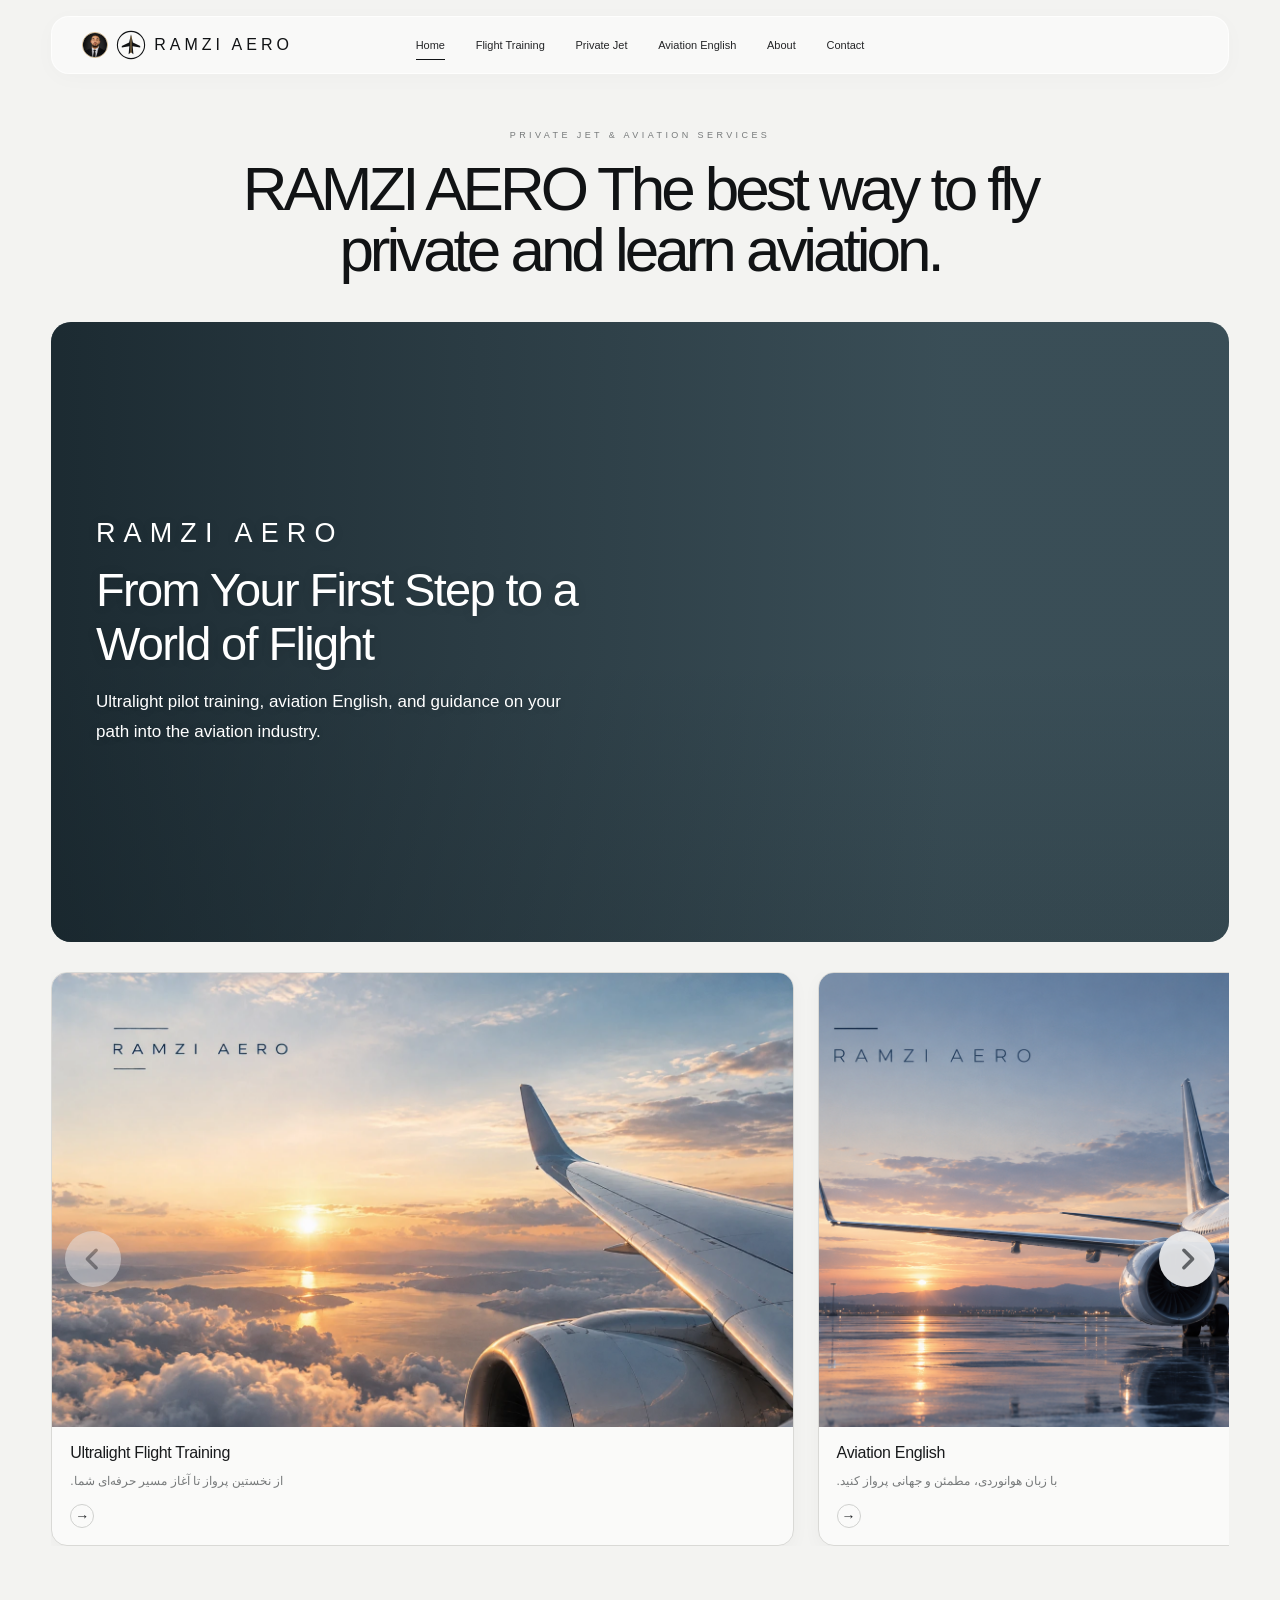
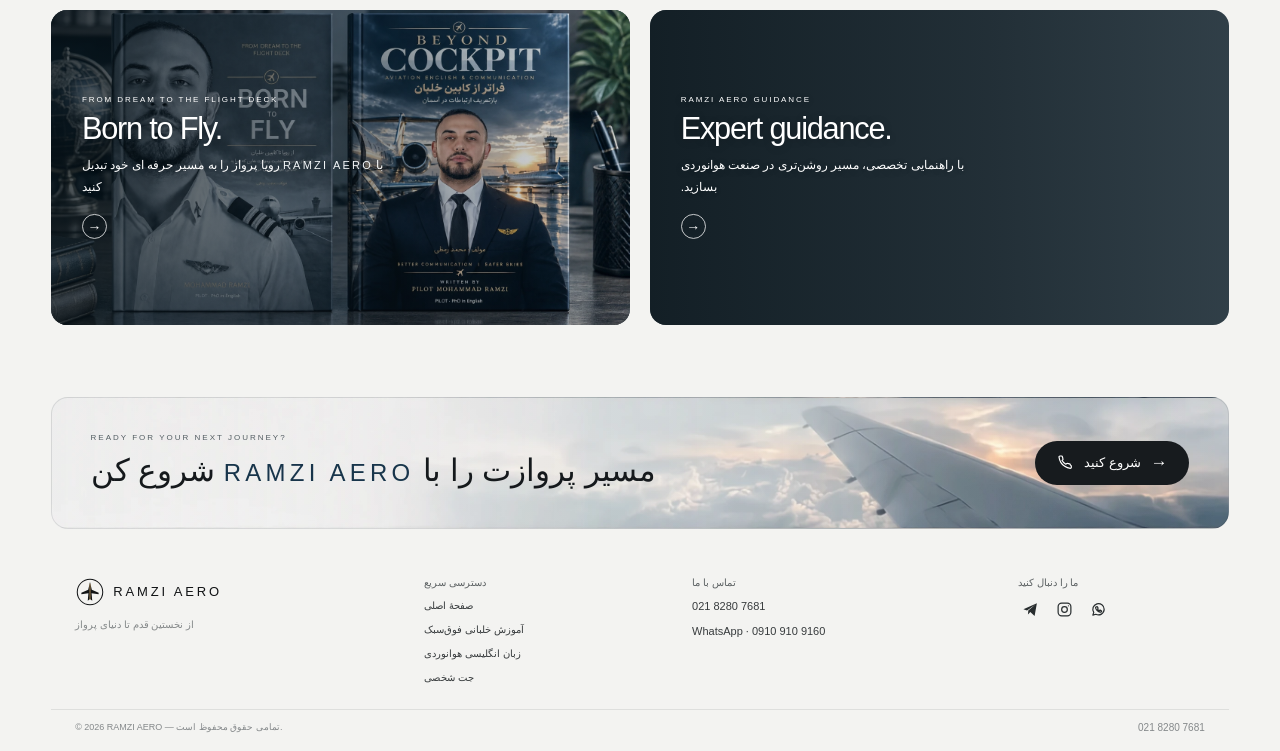
<file: index.html>
<!doctype html>
<html lang="fa" dir="ltr">
  <head>
    <meta charset="UTF-8" />
    <meta name="viewport" content="width=device-width, initial-scale=1" />
    <meta name="theme-color" content="#f3f3f1" />
    <meta name="description" content="آموزش خلبانی فوق‌سبک، زبان هوانوردی و راهنمایی مسیر ورود به صنعت هوانوردی" />
    <title>RAMZI AERO — از اولین قدم تا دنیای پرواز</title>
    <link rel="stylesheet" href="styles.css" />
  </head>
  <body>
    <header class="site-header">
      <a class="brand brand-home" href="#home" aria-label="RAMZI AERO Home">
        <img class="brand-home-portrait" src="public/images/header-portrait.png" alt="" />
        <svg class="brand-mark brand-home-mark" viewBox="0 0 40 40" aria-hidden="true">
          <circle cx="20" cy="20" r="17" fill="none" stroke="currentColor" stroke-width="1.35" />
          <path d="M20 6.5 22.4 17l9.1 4.1v2l-9.4-1.4.9 9.8-3-2.3-3 2.3.9-9.8-9.4 1.4v-2l9.1-4.1L20 6.5Z" fill="currentColor" />
          <path d="M20 9.5v20" fill="none" stroke="#b9955b" stroke-width="1.15" stroke-linecap="round" />
        </svg>
        <span>RAMZI AERO</span>
      </a>

      <button class="menu-toggle" type="button" aria-label="Open navigation" aria-expanded="false" aria-controls="primary-navigation">
        <span></span><span></span>
      </button>

      <nav class="primary-navigation" id="primary-navigation" aria-label="Main navigation">
        <a class="active" href="#home">Home</a>
        <a href="#flight-training">Flight Training</a>
        <a href="#private-jet">Private Jet</a>
        <a href="#aviation-english">Aviation English</a>
        <a href="#about">About</a>
        <a href="#contact">Contact</a>
      </nav>

    </header>

    <main id="home">
      <section class="intro" aria-labelledby="intro-title">
        <p class="eyebrow">PRIVATE JET &amp; AVIATION SERVICES</p>
        <h1 id="intro-title">RAMZI AERO The best way to fly<br class="desktop-break" /> private and learn aviation.</h1>
      </section>

      <section class="hero" aria-label="RAMZI AERO flight training">
        <video class="hero-video" autoplay muted loop playsinline preload="auto" aria-label="Aviation video">
          <source src="public/media/ramzi-aero-hero-landscape.mp4" type="video/mp4" />
        </video>
        <div class="hero-shade" aria-hidden="true"></div>

        <div class="hero-copy">
          <p class="hero-kicker">RAMZI AERO</p>
          <h2 lang="en">From Your First Step to a World of Flight</h2>
          <p class="hero-description" lang="en">Ultralight pilot training, aviation English, and guidance on your path into the aviation industry.</p>
        </div>
      </section>

      <section class="services" aria-label="RAMZI AERO services">
        <div class="services-carousel">
          <button class="services-control services-control--previous" type="button" aria-label="Previous service" aria-controls="services-track" disabled>
            <svg viewBox="0 0 24 24" aria-hidden="true"><path d="m14.5 5-7 7 7 7" /></svg>
          </button>
          <div class="services-viewport" role="region" aria-roledescription="carousel" aria-label="RAMZI AERO services" tabindex="0">
            <div class="services-grid" id="services-track">
              <a class="service-card" id="flight-training" href="flight-training.html" aria-label="اطلاعات آموزش خلبانی فوق‌سبک">
                <img src="public/images/service-training.png" alt="هواپیما بر فراز ابرها هنگام طلوع آفتاب" loading="lazy" />
                <div class="service-content">
                  <h2>Ultralight Flight Training</h2>
                  <p class="service-description" lang="fa" dir="rtl">از نخستین پرواز تا آغاز مسیر حرفه‌ای شما.</p>
                  <span class="service-arrow" aria-hidden="true">→</span>
                </div>
              </a>

              <article class="service-card" id="aviation-english">
                <img src="public/images/service-private-jet.png" alt="هواپیمای مسافربری در غروب فرودگاه" loading="lazy" />
                <div class="service-content">
                  <h2>Aviation English</h2>
                  <p class="service-description" lang="fa" dir="rtl">با زبان هوانوردی، مطمئن و جهانی پرواز کنید.</p>
                  <span class="service-arrow" aria-hidden="true">→</span>
                </div>
              </article>

              <article class="service-card" id="private-jet">
                <img src="public/images/service-aviation-english.png" alt="جت شخصی لوکس روی باند فرودگاه در غروب" loading="lazy" />
                <div class="service-content">
                  <h2>Private Jet</h2>
                  <p class="service-description" lang="fa" dir="rtl">آزادی بیشتر، آسودگی کامل؛ رسیدن با سبک شما.</p>
                  <span class="service-arrow" aria-hidden="true">→</span>
                </div>
              </article>
            </div>
          </div>
          <button class="services-control services-control--next" type="button" aria-label="Next service" aria-controls="services-track">
            <svg viewBox="0 0 24 24" aria-hidden="true"><path d="m9.5 5 7 7-7 7" /></svg>
          </button>
        </div>
      </section>

      <section class="feature-stories" aria-label="RAMZI AERO aviation stories">
        <article class="feature-card feature-card--books">
          <img src="public/images/aviation-books.png" alt="کتاب‌های Born to Fly و Beyond Cockpit دربارهٔ آموزش پرواز و زبان هوانوردی" loading="lazy" />
          <div class="feature-shade" aria-hidden="true"></div>
          <div class="feature-copy">
            <p class="feature-kicker">FROM DREAM TO THE FLIGHT DECK</p>
            <h2>Born to Fly.</h2>
            <p lang="fa" dir="rtl">با <span class="feature-brand" dir="ltr">RAMZI AERO</span> رویا پرواز را به مسیر حرفه ای خود تبدیل کنید</p>
            <span class="feature-arrow" aria-hidden="true">→</span>
          </div>
        </article>

        <article class="feature-card feature-card--video" role="button" tabindex="0" aria-label="پخش و توقف ویدیوی راهنمایی هوانوردی" aria-pressed="false">
          <video class="feature-video" muted loop playsinline preload="metadata" aria-label="ویدیوی راهنمایی هوانوردی">
            <source src="public/media/expert-guidance.mp4" type="video/mp4" />
          </video>
          <div class="feature-shade" aria-hidden="true"></div>
          <div class="feature-copy">
            <p class="feature-kicker">RAMZI AERO GUIDANCE</p>
            <h2>Expert guidance.</h2>
            <p lang="fa" dir="rtl">با راهنمایی تخصصی، مسیر روشن‌تری در صنعت هوانوردی بسازید.</p>
            <span class="feature-arrow" aria-hidden="true">→</span>
          </div>
        </article>
      </section>

      <section class="contact-cta" id="contact" aria-labelledby="contact-title">
        <div class="contact-cta-copy">
          <p class="contact-cta-kicker">READY FOR YOUR NEXT JOURNEY?</p>
          <h2 id="contact-title" lang="fa" dir="rtl">مسیر پروازت را با <span class="contact-brand" dir="ltr">RAMZI AERO</span> شروع کن</h2>
        </div>
        <a class="contact-cta-button" href="https://wa.me/989109109160" target="_blank" rel="noopener noreferrer" aria-label="شروع گفتگو در واتساپ">
          <svg viewBox="0 0 24 24" aria-hidden="true"><path d="M20.2 16.7v2.1a1.4 1.4 0 0 1-1.5 1.4 17.8 17.8 0 0 1-7.8-2.8 17.2 17.2 0 0 1-5.3-5.3 17.8 17.8 0 0 1-2.8-7.8 1.4 1.4 0 0 1 1.4-1.5h2.1a1.4 1.4 0 0 1 1.4 1.2c.1.9.4 1.8.7 2.7a1.4 1.4 0 0 1-.3 1.5l-.9.9a14 14 0 0 0 5.3 5.3l.9-.9a1.4 1.4 0 0 1 1.5-.3c.9.3 1.8.6 2.7.7a1.4 1.4 0 0 1 1.2 1.4Z" /></svg>
          <span>شروع کنید</span>
          <span class="contact-cta-arrow" aria-hidden="true">→</span>
        </a>
      </section>
    </main>

    <footer class="site-footer" id="about">
      <div class="footer-main">
        <div class="footer-brand-block">
          <a class="brand footer-brand" href="#home" aria-label="RAMZI AERO Home">
            <svg class="brand-mark" viewBox="0 0 40 40" aria-hidden="true">
              <circle cx="20" cy="20" r="17" fill="none" stroke="currentColor" stroke-width="1.35" />
              <path d="M20 6.5 22.4 17l9.1 4.1v2l-9.4-1.4.9 9.8-3-2.3-3 2.3.9-9.8-9.4 1.4v-2l9.1-4.1L20 6.5Z" fill="currentColor" />
              <path d="M20 9.5v20" fill="none" stroke="#b9955b" stroke-width="1.15" stroke-linecap="round" />
            </svg>
            <span>RAMZI AERO</span>
          </a>
          <p>از نخستین قدم تا دنیای پرواز</p>
        </div>

        <nav class="footer-column" aria-label="Quick links">
          <h2>دسترسی سریع</h2>
          <a href="#home">صفحهٔ اصلی</a>
          <a href="#flight-training">آموزش خلبانی فوق‌سبک</a>
          <a href="#aviation-english">زبان انگلیسی هوانوردی</a>
          <a href="#private-jet">جت شخصی</a>
        </nav>

        <div class="footer-column footer-contact">
          <h2>تماس با ما</h2>
          <a href="tel:+982182807681" dir="ltr">021 8280 7681</a>
          <a href="https://wa.me/989109109160" target="_blank" rel="noopener noreferrer" dir="ltr">WhatsApp · 0910 910 9160</a>
        </div>

        <div class="footer-column footer-follow">
          <h2>ما را دنبال کنید</h2>
          <div class="social-links">
            <a href="https://t.me/ramziaeroo" target="_blank" rel="noopener noreferrer" aria-label="Telegram">
              <svg viewBox="0 0 24 24" aria-hidden="true"><path d="m21 3-3.2 18-6.1-5.3-3.3 3.2.5-5.6L19 5.1 7.1 13.4 2 11.8 21 3Z" /></svg>
            </a>
            <a href="https://www.instagram.com/ramzi.aero?srtk=MWMybWo4OHA3aDhhbg%3D%3D&amp;utm_source=qr" target="_blank" rel="noopener noreferrer" aria-label="Instagram">
              <svg viewBox="0 0 24 24" aria-hidden="true"><rect x="3" y="3" width="18" height="18" rx="5" /><circle cx="12" cy="12" r="4" /><circle class="social-icon-dot" cx="17.5" cy="6.8" r=".8" /></svg>
            </a>
            <a href="https://wa.me/989109109160" target="_blank" rel="noopener noreferrer" aria-label="WhatsApp">
              <svg viewBox="0 0 24 24" aria-hidden="true"><path d="M20 11.7a8 8 0 0 1-11.8 7L4 20l1.3-4A8 8 0 1 1 20 11.7Z" /><path d="M9 8.3c.3-.5.6-.5.9-.5.2 0 .4 0 .6.5l.8 1.7c.1.3.1.5-.1.7l-.6.7c.5 1 1.3 1.8 2.4 2.3l.7-.7c.2-.2.4-.2.7-.1l1.6.8c.4.2.5.4.5.6 0 .3-.2.7-.5.9-.5.4-1.1.6-1.8.5-1.1-.1-2.7-.9-4.1-2.2-1.3-1.3-2.1-2.9-2.2-4 0-.5.3-1 .6-1.2Z" /></svg>
            </a>
          </div>
        </div>
      </div>

      <div class="footer-bottom">
        <small>© 2026 RAMZI AERO — تمامی حقوق محفوظ است.</small>
        <a href="tel:+982182807681" dir="ltr">021 8280 7681</a>
      </div>
    </footer>

    <script src="script.js"></script>
  </body>
</html>
</file>
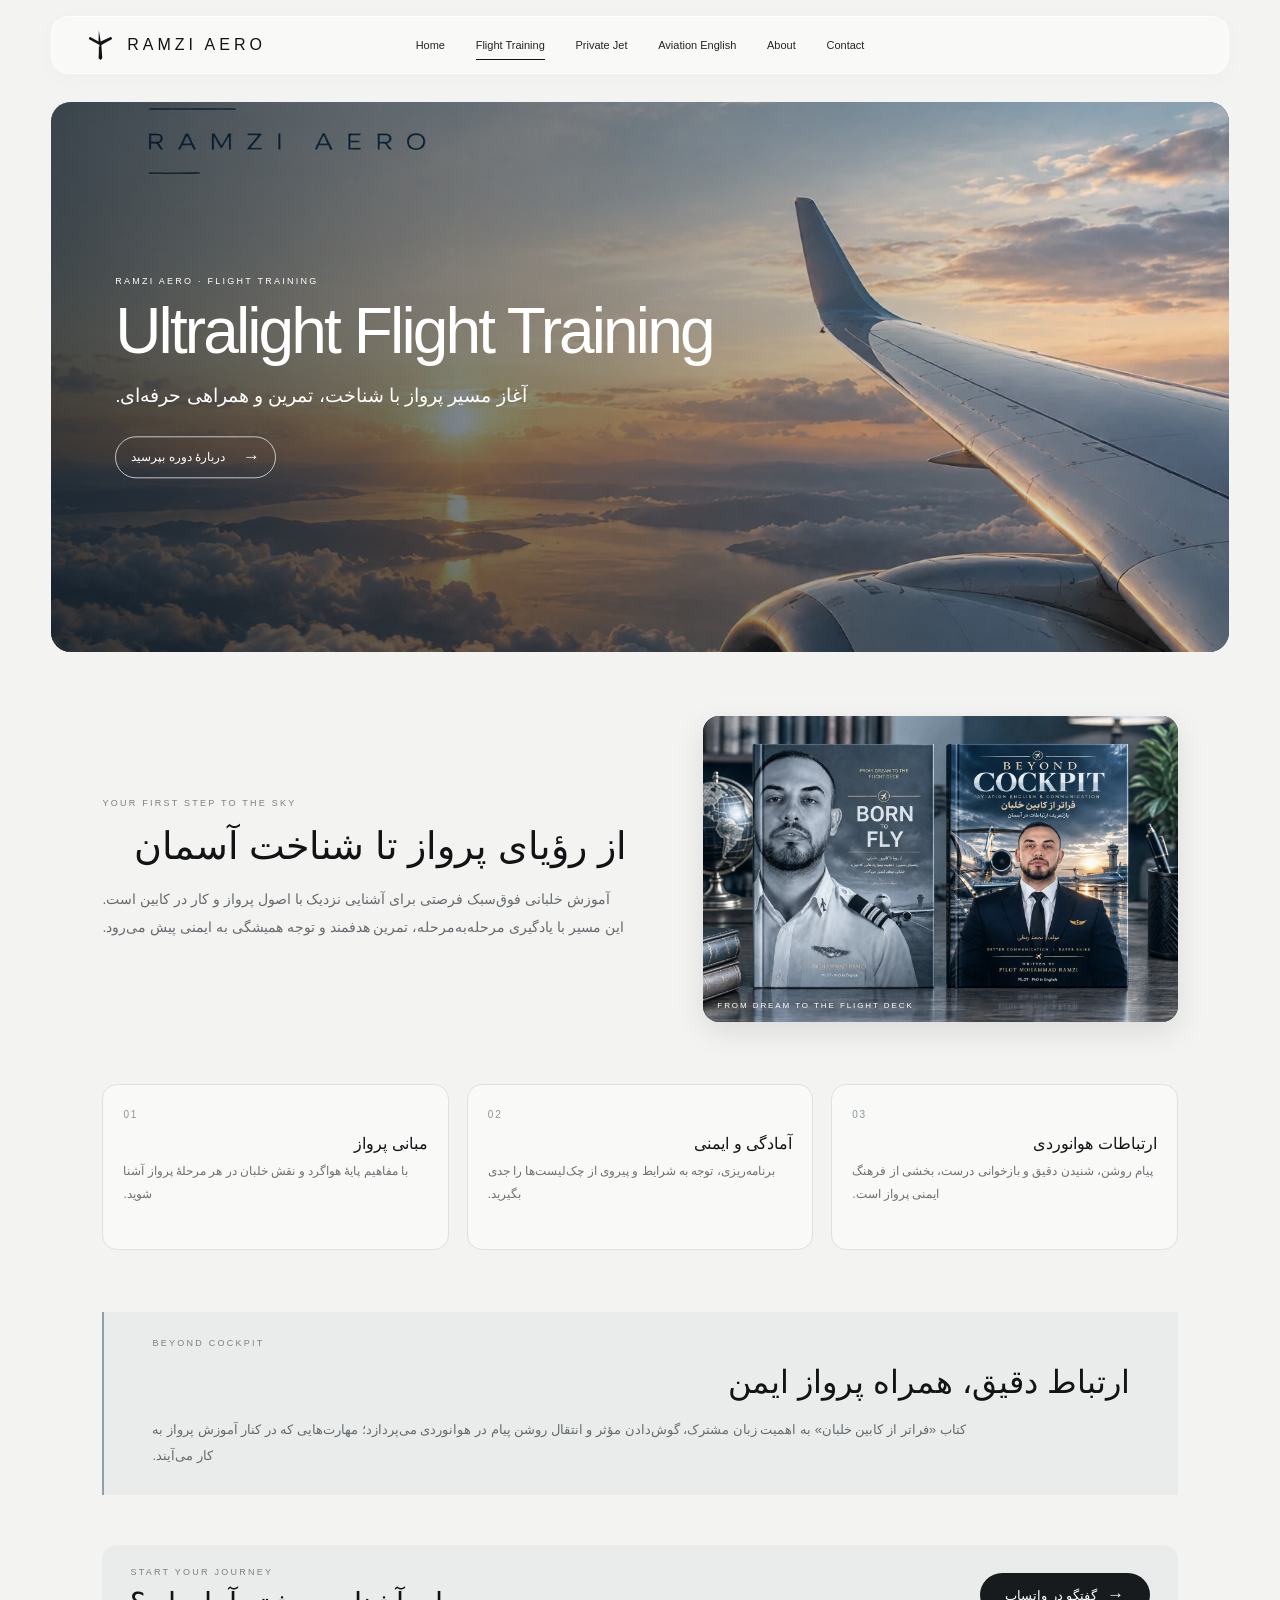
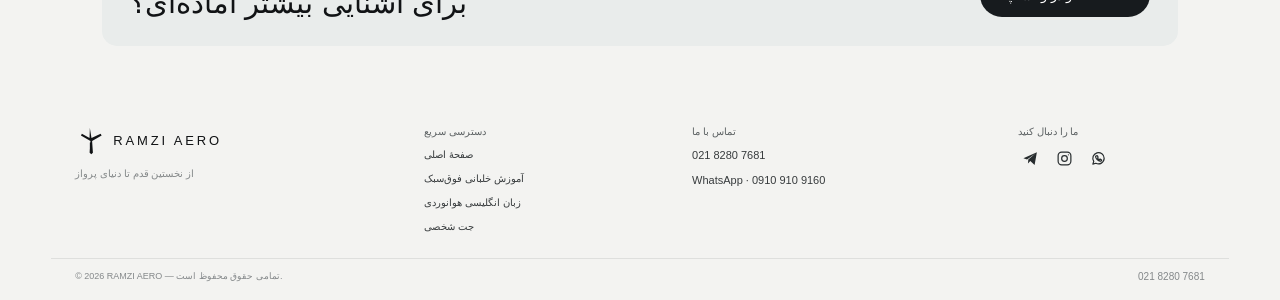
<file: flight-training.html>
<!doctype html>
<html lang="fa" dir="ltr">
  <head>
    <meta charset="UTF-8" />
    <meta name="viewport" content="width=device-width, initial-scale=1" />
    <meta name="theme-color" content="#f3f3f1" />
    <meta name="description" content="آشنایی با مسیر آموزش خلبانی فوق‌سبک در RAMZI AERO؛ از مبانی پرواز تا آمادگی و ارتباطات هوانوردی." />
    <title>Ultralight Flight Training — RAMZI AERO</title>
    <link rel="stylesheet" href="styles.css" />
  </head>
  <body class="training-page">
    <header class="site-header">
      <a class="brand" href="index.html#home" aria-label="RAMZI AERO Home">
        <svg class="brand-mark" viewBox="0 0 40 40" aria-hidden="true">
          <path d="M19.8 2.5 22 16l12.2-5.6 1.3 2.4-12.7 7.1 1.1 15.7-2.2 2-2.1-2 1-15.7-12.7-7.1 1.3-2.4L19.4 16z" fill="currentColor" />
          <path d="M19.8 22h2.3v13.7h-2.3z" fill="currentColor" />
        </svg>
        <span>RAMZI AERO</span>
      </a>

      <button class="menu-toggle" type="button" aria-label="Open navigation" aria-expanded="false" aria-controls="primary-navigation">
        <span></span><span></span>
      </button>

      <nav class="primary-navigation" id="primary-navigation" aria-label="Main navigation">
        <a href="index.html#home">Home</a>
        <a class="active" href="index.html#flight-training">Flight Training</a>
        <a href="index.html#private-jet">Private Jet</a>
        <a href="index.html#aviation-english">Aviation English</a>
        <a href="index.html#about">About</a>
        <a href="index.html#contact">Contact</a>
      </nav>
    </header>

    <main class="training-main">
      <section class="training-hero" aria-labelledby="training-title">
        <img src="public/images/service-training.png" alt="بال هواپیما بر فراز ابرها هنگام طلوع آفتاب" />
        <div class="training-hero-shade" aria-hidden="true"></div>
        <div class="training-hero-copy">
          <p class="training-eyebrow">RAMZI AERO · FLIGHT TRAINING</p>
          <h1 id="training-title">Ultralight Flight Training</h1>
          <p lang="fa" dir="rtl">آغاز مسیر پرواز با شناخت، تمرین و همراهی حرفه‌ای.</p>
          <a class="training-primary-link" href="https://wa.me/989109109160" target="_blank" rel="noopener noreferrer">دربارهٔ دوره بپرسید <span aria-hidden="true">→</span></a>
        </div>
      </section>

      <section class="training-intro" aria-labelledby="training-intro-title">
        <div class="training-intro-copy">
          <p class="training-section-kicker">YOUR FIRST STEP TO THE SKY</p>
          <h2 id="training-intro-title" lang="fa" dir="rtl">از رؤیای پرواز تا شناخت آسمان</h2>
          <p lang="fa" dir="rtl">آموزش خلبانی فوق‌سبک فرصتی برای آشنایی نزدیک با اصول پرواز و کار در کابین است. این مسیر با یادگیری مرحله‌به‌مرحله، تمرین هدفمند و توجه همیشگی به ایمنی پیش می‌رود.</p>
        </div>
        <figure class="training-book-image">
          <img src="public/images/aviation-books.png" alt="کتاب‌های Born to Fly و Beyond Cockpit در زمینهٔ آموزش هوانوردی" loading="lazy" />
          <figcaption>FROM DREAM TO THE FLIGHT DECK</figcaption>
        </figure>
      </section>

      <section class="training-points" aria-label="سرفصل‌های آشنایی با پرواز">
        <article class="training-point">
          <span class="training-point-number">01</span>
          <h2 lang="fa" dir="rtl">مبانی پرواز</h2>
          <p lang="fa" dir="rtl">با مفاهیم پایهٔ هواگرد و نقش خلبان در هر مرحلهٔ پرواز آشنا شوید.</p>
        </article>
        <article class="training-point">
          <span class="training-point-number">02</span>
          <h2 lang="fa" dir="rtl">آمادگی و ایمنی</h2>
          <p lang="fa" dir="rtl">برنامه‌ریزی، توجه به شرایط و پیروی از چک‌لیست‌ها را جدی بگیرید.</p>
        </article>
        <article class="training-point">
          <span class="training-point-number">03</span>
          <h2 lang="fa" dir="rtl">ارتباطات هوانوردی</h2>
          <p lang="fa" dir="rtl">پیام روشن، شنیدن دقیق و بازخوانی درست، بخشی از فرهنگ ایمنی پرواز است.</p>
        </article>
      </section>

      <section class="training-book-note" aria-labelledby="book-note-title">
        <p class="training-section-kicker">BEYOND COCKPIT</p>
        <h2 id="book-note-title" lang="fa" dir="rtl">ارتباط دقیق، همراه پرواز ایمن</h2>
        <p lang="fa" dir="rtl">کتاب «فراتر از کابین خلبان» به اهمیت زبان مشترک، گوش‌دادن مؤثر و انتقال روشن پیام در هوانوردی می‌پردازد؛ مهارت‌هایی که در کنار آموزش پرواز به کار می‌آیند.</p>
      </section>

      <section class="training-contact">
        <div>
          <p class="training-section-kicker">START YOUR JOURNEY</p>
          <h2 lang="fa" dir="rtl">برای آشنایی بیشتر آماده‌ای؟</h2>
        </div>
        <a class="contact-cta-button" href="https://wa.me/989109109160" target="_blank" rel="noopener noreferrer">گفتگو در واتساپ <span class="contact-cta-arrow" aria-hidden="true">→</span></a>
      </section>
    </main>

    <footer class="site-footer" id="about">
      <div class="footer-main">
        <div class="footer-brand-block">
          <a class="brand footer-brand" href="index.html#home" aria-label="RAMZI AERO Home">
            <svg class="brand-mark" viewBox="0 0 40 40" aria-hidden="true">
              <path d="M19.8 2.5 22 16l12.2-5.6 1.3 2.4-12.7 7.1 1.1 15.7-2.2 2-2.1-2 1-15.7-12.7-7.1 1.3-2.4L19.4 16z" fill="currentColor" />
              <path d="M19.8 22h2.3v13.7h-2.3z" fill="currentColor" />
            </svg>
            <span>RAMZI AERO</span>
          </a>
          <p>از نخستین قدم تا دنیای پرواز</p>
        </div>

        <nav class="footer-column" aria-label="Quick links">
          <h2>دسترسی سریع</h2>
          <a href="index.html#home">صفحهٔ اصلی</a>
          <a href="index.html#flight-training">آموزش خلبانی فوق‌سبک</a>
          <a href="index.html#aviation-english">زبان انگلیسی هوانوردی</a>
          <a href="index.html#private-jet">جت شخصی</a>
        </nav>

        <div class="footer-column footer-contact">
          <h2>تماس با ما</h2>
          <a href="tel:+982182807681" dir="ltr">021 8280 7681</a>
          <a href="https://wa.me/989109109160" target="_blank" rel="noopener noreferrer" dir="ltr">WhatsApp · 0910 910 9160</a>
        </div>

        <div class="footer-column footer-follow">
          <h2>ما را دنبال کنید</h2>
          <div class="social-links">
            <a href="https://t.me/ramziaeroo" target="_blank" rel="noopener noreferrer" aria-label="Telegram">
              <svg viewBox="0 0 24 24" aria-hidden="true"><path d="m21 3-3.2 18-6.1-5.3-3.3 3.2.5-5.6L19 5.1 7.1 13.4 2 11.8 21 3Z" /></svg>
            </a>
            <a href="https://www.instagram.com/ramzi.aero?srtk=MWMybWo4OHA3aDhhbg%3D%3D&amp;utm_source=qr" target="_blank" rel="noopener noreferrer" aria-label="Instagram">
              <svg viewBox="0 0 24 24" aria-hidden="true"><rect x="3" y="3" width="18" height="18" rx="5" /><circle cx="12" cy="12" r="4" /><circle class="social-icon-dot" cx="17.5" cy="6.8" r=".8" /></svg>
            </a>
            <a href="https://wa.me/989109109160" target="_blank" rel="noopener noreferrer" aria-label="WhatsApp">
              <svg viewBox="0 0 24 24" aria-hidden="true"><path d="M20 11.7a8 8 0 0 1-11.8 7L4 20l1.3-4A8 8 0 1 1 20 11.7Z" /><path d="M9 8.3c.3-.5.6-.5.9-.5.2 0 .4 0 .6.5l.8 1.7c.1.3.1.5-.1.7l-.6.7c.5 1 1.3 1.8 2.4 2.3l.7-.7c.2-.2.4-.2.7-.1l1.6.8c.4.2.5.4.5.6 0 .3-.2.7-.5.9-.5.4-1.1.6-1.8.5-1.1-.1-2.7-.9-4.1-2.2-1.3-1.3-2.1-2.9-2.2-4 0-.5.3-1 .6-1.2Z" /></svg>
            </a>
          </div>
        </div>
      </div>

      <div class="footer-bottom">
        <small>© 2026 RAMZI AERO — تمامی حقوق محفوظ است.</small>
        <a href="tel:+982182807681" dir="ltr">021 8280 7681</a>
      </div>
    </footer>

    <script src="script.js"></script>
  </body>
</html>
</file>
<file: styles.css>
@font-face {
  font-family: "Vazirmatn";
  src: local("Vazirmatn"), local("Vazirmatn Regular");
  font-style: normal;
  font-weight: 100 900;
  font-display: swap;
}

:root {
  color-scheme: light;
  --paper: #f3f3f1;
  --ink: #111315;
  --serif: "SF Pro Display", "SF Pro Text", -apple-system, BlinkMacSystemFont, "Segoe UI", sans-serif;
  --persian: "Vazirmatn", Tahoma, sans-serif;
}

* { box-sizing: border-box; }

html { scroll-behavior: smooth; }

body {
  margin: 0;
  min-width: 320px;
  background: var(--paper);
  color: var(--ink);
  font-family: var(--serif);
  direction: ltr;
  -webkit-font-smoothing: antialiased;
}

button, a { color: inherit; font: inherit; }
a { text-decoration: none; }

.site-header {
  width: min(92%, 1420px);
  min-height: 58px;
  margin: 16px auto 0;
  padding: 0 30px;
  display: grid;
  grid-template-columns: minmax(220px, 1fr) auto minmax(220px, 1fr);
  align-items: center;
  border: 1px solid rgba(255,255,255,.74);
  border-radius: 18px;
  background: rgba(255,255,255,.47);
  box-shadow: 0 4px 22px rgba(34, 40, 44, .025);
  position: relative;
  z-index: 5;
}

.brand { display: inline-flex; align-items: center; gap: 11px; width: fit-content; font-size: 16px; letter-spacing: .25em; font-weight: 500; white-space: nowrap; }
.brand-mark { width: 34px; height: 34px; }
.brand-home { gap: 7px; }
.brand-home-mark { width: 32px; height: 32px; flex: 0 0 32px; }
.brand-home-portrait { width: 26px; height: 26px; flex: 0 0 26px; border: 1px solid rgba(185,149,91,.72); border-radius: 50%; object-fit: cover; object-position: center 29%; }
.primary-navigation { display: flex; align-items: center; justify-content: center; gap: clamp(18px, 2.4vw, 39px); height: 100%; }
.primary-navigation a { position: relative; display: flex; height: 100%; align-items: center; font-size: 11px; white-space: nowrap; color: #242527; }
.primary-navigation a::after { content: ""; position: absolute; left: 0; right: 0; bottom: 13px; height: 1px; background: var(--ink); transform: scaleX(0); transform-origin: left; transition: transform .22s ease; }
.primary-navigation a:hover::after, .primary-navigation a.active::after { transform: scaleX(1); }
.search-button, .menu-toggle { justify-self: end; display: grid; place-items: center; border: 0; padding: 6px; background: transparent; cursor: pointer; }
.search-button svg { width: 19px; height: 19px; fill: none; stroke: currentColor; stroke-width: 1.8; stroke-linecap: round; }
.menu-toggle { display: none; }

.intro { padding: 56px 20px 41px; text-align: center; }
.eyebrow { margin: 0 0 18px; font-size: 9px; letter-spacing: .38em; color: #777a7b; }
.intro h1 { margin: 0; font-size: clamp(36px, 5.15vw, 62px); line-height: .99; letter-spacing: -.065em; font-weight: 500; }

.hero {
  isolation: isolate;
  position: relative;
  width: min(92%, 1420px);
  height: clamp(400px, 50vw, 620px);
  margin: 0 auto 30px;
  overflow: hidden;
  border-radius: 20px;
  background: #3e535c;
  color: #fff;
}
.hero-video, .hero-shade { position: absolute; inset: 0; width: 100%; height: 100%; }
.hero-video { z-index: -2; object-fit: cover; object-position: center 54%; filter: brightness(1.06) contrast(1.06) saturate(1.04); }
.hero-shade { z-index: -1; background: linear-gradient(90deg, rgba(8,19,25,.63) 0%, rgba(9,19,25,.37) 35%, rgba(8,18,23,.08) 76%), linear-gradient(0deg, rgba(9,17,20,.12), transparent 46%); }
.hero-copy { position: absolute; left: clamp(30px, 3.5vw, 54px); top: 50%; width: min(49%, 550px); transform: translateY(-50%); text-shadow: 0 1px 12px rgba(0,0,0,.12); }
.hero-kicker { margin: 0 0 14px; font-size: clamp(18px, 2.2vw, 27px); letter-spacing: .3em; font-weight: 500; }
.hero-copy h2 { margin: 0 0 15px; max-width: 640px; font-size: clamp(30px, 4vw, 47px); font-weight: 500; line-height: 1.16; letter-spacing: -.035em; }
.hero-description { max-width: 480px; margin: 0; font-size: clamp(14px, 1.35vw, 17px); line-height: 1.75; font-weight: 400; }

@media (max-width: 900px) {
  .site-header { grid-template-columns: 1fr auto auto; gap: 18px; padding: 0 20px; }
  .menu-toggle { display: grid; gap: 5px; }
  .menu-toggle span { display: block; width: 19px; height: 1px; background: currentColor; }
  .primary-navigation { display: none; position: absolute; top: calc(100% + 8px); left: 0; right: 0; height: auto; padding: 10px 20px; flex-direction: column; align-items: stretch; gap: 0; border: 1px solid rgba(255,255,255,.8); border-radius: 14px; background: rgba(248,248,246,.97); box-shadow: 0 12px 30px rgba(20,24,26,.08); }
  .primary-navigation.is-open { display: flex; }
  .primary-navigation a { min-height: 42px; font-size: 13px; }
  .primary-navigation a::after { display: none; }
  .search-button { grid-column: 3; grid-row: 1; }
  .menu-toggle { grid-column: 2; grid-row: 1; }
  .intro { padding-top: 53px; padding-bottom: 34px; }
  .hero { height: clamp(400px, 58vw, 510px); }
}

@media (max-width: 600px) {
  .site-header { width: calc(100% - 28px); min-height: 56px; margin-top: 12px; padding: 0 14px; border-radius: 15px; }
  .brand { gap: 8px; font-size: 13px; letter-spacing: .2em; }
  .brand-mark { width: 30px; height: 30px; }
  .brand-home { gap: 5px; font-size: 11px; letter-spacing: .14em; }
  .brand-home-mark { width: 28px; height: 28px; flex-basis: 28px; }
  .brand-home-portrait { width: 23px; height: 23px; flex-basis: 23px; }
  .intro { padding: 53px 20px 31px; }
  .eyebrow { margin-bottom: 15px; font-size: 8px; letter-spacing: .28em; }
  .intro h1 { font-size: clamp(34px, 9vw, 47px); line-height: 1.02; }
  .desktop-break { display: none; }
  .hero { width: calc(100% - 28px); height: min(70vh, 560px); min-height: 450px; margin-bottom: 14px; border-radius: 17px; }
  .hero-video { object-position: 58% center; }
  .hero-shade { background: linear-gradient(90deg, rgba(8,19,25,.58), rgba(9,19,25,.18)), linear-gradient(0deg, rgba(8,17,21,.3), transparent 72%); }
  .hero-copy { left: 23px; right: 23px; top: auto; bottom: 86px; width: auto; transform: none; }
  .hero-kicker { margin-bottom: 10px; font-size: 19px; }
  .hero-copy h2 { margin-bottom: 10px; font-size: clamp(27px, 7.4vw, 37px); }
  .hero-description { max-width: 390px; font-size: 14px; line-height: 1.65; }
}

@media (prefers-reduced-motion: reduce) {
  html { scroll-behavior: auto; }
  *, *::before, *::after { transition-duration: .01ms !important; }
}

.services { width: min(92%, 1420px); margin: 28px auto 64px; }
.services-carousel { position: relative; }
.services-viewport { width: 100%; overflow: hidden; scroll-behavior: smooth; }
.services-grid { display: flex; width: max-content; gap: 24px; padding-right: 1px; }
.services-control { position: absolute; z-index: 2; top: 50%; display: grid; width: 56px; height: 56px; padding: 0; place-items: center; transform: translateY(-50%); border: 0; border-radius: 50%; background: rgba(232, 233, 235, .94); color: #606366; cursor: pointer; transition: background-color .2s ease, opacity .2s ease; }
.services-control:hover:not(:disabled) { background: #dcdde0; }
.services-control:disabled { opacity: .5; cursor: default; }
.services-control:focus-visible { outline: 3px solid #3978b8; outline-offset: 3px; }
.services-control svg { width: 30px; height: 30px; fill: none; stroke: currentColor; stroke-linecap: round; stroke-linejoin: round; stroke-width: 2.8; }
.services-control--previous { left: 14px; }
.services-control--next { right: 14px; }
.service-card { display: block; flex: 0 0 min(58vw, 760px); min-width: 0; overflow: hidden; border: 1px solid #d9d9d6; border-radius: 16px; background: #fafaf9; color: inherit; box-shadow: 0 5px 18px rgba(20, 24, 26, .035); }
.service-card:focus-visible { outline: 3px solid #3978b8; outline-offset: 3px; }
.service-card > img { display: block; width: 100%; aspect-ratio: 1.63 / 1; object-fit: cover; }
.service-content { min-height: 118px; padding: 15px 18px 13px; }
.service-content h2 { margin: 0; color: #191b1d; font-size: clamp(14px, 1.25vw, 17px); font-weight: 500; line-height: 1.35; letter-spacing: -.02em; }
.service-description { overflow: hidden; margin: 7px 0 12px; color: #777a7b; font-family: var(--persian); font-size: 12px; line-height: 1.8; text-align: left; white-space: nowrap; text-overflow: ellipsis; }
.service-arrow { width: 24px; height: 24px; display: grid; place-items: center; border: 1px solid #d0d1cf; border-radius: 50%; color: #242628; font-size: 14px; line-height: 1; }

.feature-stories { display: grid; width: min(92%, 1420px); grid-template-columns: repeat(2, minmax(0, 1fr)); gap: 20px; margin: 0 auto 72px; }
.feature-card { isolation: isolate; position: relative; min-width: 0; aspect-ratio: 1.84 / 1; overflow: hidden; border-radius: 16px; background: #34434c; color: #fff; }
.feature-card > img, .feature-video, .feature-shade { position: absolute; z-index: -2; inset: 0; width: 100%; height: 100%; }
.feature-card > img, .feature-video { display: block; object-fit: cover; transition: transform .7s ease; }
.feature-card--books > img { object-position: center 52%; }
.feature-video { filter: brightness(.88) contrast(1.04) saturate(1.03); }
.feature-shade { z-index: -1; background: linear-gradient(90deg, rgba(8, 19, 25, .75), rgba(9, 19, 25, .42) 58%, rgba(8, 18, 23, .08)); }
.feature-copy { position: absolute; top: 50%; left: clamp(20px, 2.4vw, 34px); width: min(58%, 360px); transform: translateY(-50%); text-shadow: 0 1px 10px rgba(0, 0, 0, .2); }
.feature-kicker { margin: 0 0 8px; font-size: 8px; letter-spacing: .24em; }
.feature-copy h2 { margin: 0 0 8px; font-size: clamp(22px, 2.4vw, 34px); font-weight: 450; line-height: 1.1; letter-spacing: -.04em; }
.feature-copy > p:not(.feature-kicker) { max-width: 310px; margin: 0 0 16px; font-family: var(--persian); font-size: 12px; line-height: 1.85; text-align: left; }
.feature-brand { display: inline-block; color: #f2f5f7; font-family: var(--serif); font-size: .92em; font-weight: 500; letter-spacing: .2em; white-space: nowrap; unicode-bidi: isolate; }
.feature-arrow { display: grid; width: 25px; height: 25px; place-items: center; border: 1px solid rgba(255, 255, 255, .75); border-radius: 50%; font-size: 14px; line-height: 1; }
.feature-card--video { cursor: pointer; }
.feature-card--video:focus-visible { outline: 3px solid #3978b8; outline-offset: 4px; }
.feature-card:hover > img, .feature-card--video:hover .feature-video { transform: scale(1.035); }

.contact-cta { display: flex; width: min(92%, 1420px); min-height: 132px; align-items: center; justify-content: space-between; gap: 24px; margin: 0 auto 28px; padding: 23px clamp(24px, 3vw, 42px); overflow: hidden; border: 1px solid rgba(17, 25, 31, .1); border-radius: 17px; background: linear-gradient(90deg, rgba(246, 247, 247, .18), rgba(246, 247, 247, .02)), url("public/images/contact-banner.png") center 52% / cover; }
.contact-cta-copy { max-width: 680px; }
.contact-cta-kicker { margin: 0 0 8px; color: #545e63; font-size: 8px; font-weight: 500; letter-spacing: .25em; }
.contact-cta h2 { margin: 0; color: #15191c; font-size: clamp(21px, 2.4vw, 31px); font-weight: 500; line-height: 1.35; text-align: left; }
.contact-brand { display: inline-block; color: #18354b; font-family: var(--serif); font-size: .78em; font-weight: 500; letter-spacing: .18em; white-space: nowrap; unicode-bidi: isolate; }
.contact-cta-button { display: inline-flex; min-width: 154px; min-height: 44px; flex: 0 0 auto; align-items: center; justify-content: center; gap: 10px; padding: 0 15px; border-radius: 999px; background: #171b1e; color: #fff; font-family: var(--persian); font-size: 13px; transition: background-color .2s ease, transform .2s ease; }
.contact-cta-button:hover { transform: translateY(-1px); background: #2c383e; }
.contact-cta-button svg { width: 17px; height: 17px; fill: none; stroke: currentColor; stroke-width: 1.7; stroke-linecap: round; stroke-linejoin: round; }
.contact-cta-arrow { font-family: var(--serif); font-size: 17px; }
.site-footer { width: min(92%, 1420px); margin: 0 auto; padding-bottom: 18px; }
.footer-main { display: grid; grid-template-columns: 1.35fr 1fr 1.25fr .8fr; gap: 34px; padding: 20px 24px 23px; border-bottom: 1px solid #dedfdd; }
.footer-brand { gap: 8px; font-size: 13px; letter-spacing: .22em; }
.footer-brand .brand-mark { width: 30px; height: 30px; }
.footer-brand-block > p { margin: 8px 0 0; color: #85898a; font-family: var(--persian); font-size: 10px; }
.footer-column { display: flex; flex-direction: column; align-items: flex-start; gap: 7px; }
.footer-column h2 { margin: 0 0 2px; color: #5d6264; font-family: var(--persian); font-size: 10px; font-weight: 500; }
.footer-column > a { color: #373b3d; font-family: var(--persian); font-size: 10px; line-height: 1.7; transition: color .2s ease; }
.footer-column > a:hover, .footer-bottom a:hover { color: #687e8a; }
.footer-contact > a[dir="ltr"] { font-family: var(--serif); font-size: 11px; }
.social-links { display: flex; align-items: center; gap: 9px; }
.social-links a { display: grid; width: 25px; height: 25px; place-items: center; color: #272c2e; }
.social-links svg { width: 17px; height: 17px; fill: none; stroke: currentColor; stroke-width: 1.7; stroke-linecap: round; stroke-linejoin: round; }
.social-links a:first-child svg { fill: currentColor; stroke: none; }
.social-links .social-icon-dot { fill: currentColor; stroke: none; }
.footer-bottom { display: flex; align-items: center; justify-content: space-between; gap: 16px; padding: 12px 24px 0; color: #84888a; }
.footer-bottom small { font-size: 9px; }
.footer-bottom a { color: inherit; font-family: var(--serif); font-size: 10px; transition: color .2s ease; }

.training-main { width: 100%; }
.training-hero { isolation: isolate; position: relative; width: min(92%, 1420px); height: clamp(390px, 43vw, 560px); margin: 28px auto 64px; overflow: hidden; border-radius: 20px; background: #354b59; color: #fff; }
.training-hero > img, .training-hero-shade { position: absolute; z-index: -2; inset: 0; width: 100%; height: 100%; }
.training-hero > img { object-fit: cover; object-position: center 48%; }
.training-hero-shade { z-index: -1; background: linear-gradient(90deg, rgba(7, 20, 30, .74), rgba(9, 23, 31, .42) 47%, rgba(7, 20, 30, .02) 88%), linear-gradient(0deg, rgba(7, 20, 30, .22), transparent 55%); }
.training-hero-copy { position: absolute; top: 50%; left: clamp(26px, 5vw, 72px); width: min(54%, 620px); transform: translateY(-50%); }
.training-eyebrow, .training-section-kicker { margin: 0 0 12px; font-size: 9px; letter-spacing: .25em; }
.training-hero h1 { margin: 0 0 14px; font-size: clamp(34px, 5vw, 64px); font-weight: 500; line-height: 1.05; letter-spacing: -.045em; }
.training-hero-copy > p:not(.training-eyebrow) { margin: 0 0 22px; font-family: var(--persian); font-size: clamp(15px, 1.5vw, 19px); line-height: 1.8; text-align: left; }
.training-primary-link { display: inline-flex; align-items: center; gap: 18px; padding: 10px 15px; border: 1px solid rgba(255, 255, 255, .7); border-radius: 999px; color: #fff; font-family: var(--persian); font-size: 12px; transition: background .2s ease; }
.training-primary-link:hover { background: rgba(255, 255, 255, .15); }
.training-primary-link span { font-family: var(--serif); font-size: 17px; }
.training-intro { display: grid; width: min(84%, 1180px); grid-template-columns: 1.05fr .95fr; align-items: center; gap: clamp(28px, 6vw, 82px); margin: 0 auto 62px; }
.training-intro-copy { max-width: 570px; }
.training-section-kicker { color: #798185; }
.training-intro h2, .training-book-note h2, .training-contact h2 { margin: 0 0 12px; font-size: clamp(25px, 3vw, 38px); font-weight: 500; line-height: 1.4; }
.training-intro-copy > p:last-child, .training-book-note > p:last-child { margin: 0; color: #656b6e; font-family: var(--persian); font-size: 14px; line-height: 2; text-align: left; }
.training-book-image { position: relative; margin: 0; overflow: hidden; border-radius: 16px; background: #243441; box-shadow: 0 10px 30px rgba(20, 28, 32, .1); }
.training-book-image img { display: block; width: 100%; aspect-ratio: 1.55 / 1; object-fit: cover; }
.training-book-image figcaption { position: absolute; right: 14px; bottom: 12px; left: 14px; color: #fff; font-size: 8px; letter-spacing: .24em; text-shadow: 0 1px 8px rgba(0, 0, 0, .7); }
.training-points { display: grid; width: min(84%, 1180px); grid-template-columns: repeat(3, minmax(0, 1fr)); gap: 18px; margin: 0 auto 62px; }
.training-point { min-height: 166px; padding: 19px 20px; border: 1px solid #e0e1df; border-radius: 15px; background: rgba(255, 255, 255, .48); }
.training-point-number { color: #8a969b; font-size: 10px; letter-spacing: .18em; }
.training-point h2 { margin: 12px 0 7px; font-family: var(--persian); font-size: 16px; font-weight: 500; }
.training-point p { margin: 0; color: #6d7274; font-family: var(--persian); font-size: 12px; line-height: 1.9; text-align: left; }
.training-book-note { width: min(84%, 1180px); margin: 0 auto 50px; padding: 26px clamp(22px, 4vw, 48px); border-left: 2px solid #8da0aa; background: #e9eceb; }
.training-book-note h2 { font-size: clamp(22px, 2.6vw, 32px); }
.training-book-note > p:last-child { max-width: 820px; font-size: 13px; }
.training-contact { display: flex; width: min(84%, 1180px); align-items: center; justify-content: space-between; gap: 20px; margin: 0 auto 60px; padding: 22px 28px; border-radius: 15px; background: #e9eceb; }
.training-contact .training-section-kicker { margin-bottom: 6px; }
.training-contact h2 { margin: 0; font-size: clamp(21px, 2.4vw, 29px); }
.training-contact .contact-cta-button { min-width: 170px; }

@media (max-width: 900px) {
  .footer-main { grid-template-columns: repeat(2, minmax(0, 1fr)); gap: 24px 20px; }
  .footer-brand-block { grid-column: 1 / -1; }
  .training-intro, .training-points, .training-book-note, .training-contact { width: min(88%, 760px); }
  .training-intro { gap: 28px; }
}

@media (max-width: 600px) {
  .services { width: calc(100% - 28px); margin: 22px auto 48px; }
  .services-grid { gap: 14px; padding: 0 1px 8px; }
  .service-card { flex-basis: min(84vw, 440px); }
  .services-control { width: 46px; height: 46px; }
  .services-control svg { width: 26px; height: 26px; }
  .service-card > img { aspect-ratio: 1.7 / 1; }
  .service-content { min-height: 112px; padding: 14px 16px 12px; }
  .service-content h2 { font-size: 16px; }
  .service-description { white-space: normal; }
  .feature-stories { width: calc(100% - 28px); grid-template-columns: 1fr; gap: 14px; margin-bottom: 48px; }
  .feature-card { aspect-ratio: 1.55 / 1; border-radius: 14px; }
  .feature-copy { left: 20px; width: min(68%, 340px); }
  .feature-copy h2 { font-size: clamp(24px, 7vw, 32px); }
  .feature-copy > p:not(.feature-kicker) { font-size: 12px; }
  .contact-cta { width: calc(100% - 28px); min-height: 175px; flex-direction: column; align-items: flex-start; justify-content: center; gap: 17px; margin-bottom: 22px; padding: 21px; border-radius: 15px; background-position: 58% center; }
  .contact-cta h2 { max-width: 360px; font-size: clamp(20px, 6vw, 27px); }
  .contact-cta-button { min-width: 142px; min-height: 42px; }
  .site-footer { width: calc(100% - 28px); padding-bottom: 14px; }
  .footer-main { grid-template-columns: repeat(2, minmax(0, 1fr)); gap: 24px 16px; padding: 20px 10px; }
  .footer-brand-block { grid-column: 1 / -1; }
  .footer-follow { grid-column: 2; grid-row: 2; }
  .footer-bottom { padding: 11px 10px 0; }
  .footer-bottom small { font-size: 8px; }
  .training-hero { width: calc(100% - 28px); height: min(72vh, 560px); min-height: 440px; margin: 20px auto 42px; border-radius: 17px; }
  .training-hero > img { object-position: 56% center; }
  .training-hero-shade { background: linear-gradient(90deg, rgba(7, 20, 30, .72), rgba(9, 23, 31, .3) 80%), linear-gradient(0deg, rgba(7, 20, 30, .2), transparent 60%); }
  .training-hero-copy { left: 22px; right: 22px; width: auto; }
  .training-hero h1 { font-size: clamp(34px, 9vw, 47px); }
  .training-hero-copy > p:not(.training-eyebrow) { max-width: 340px; font-size: 14px; }
  .training-intro, .training-points, .training-book-note, .training-contact { width: calc(100% - 36px); }
  .training-intro { grid-template-columns: 1fr; gap: 20px; margin-bottom: 38px; }
  .training-intro h2 { font-size: 25px; }
  .training-intro-copy > p:last-child { font-size: 13px; }
  .training-book-image img { aspect-ratio: 1.45 / 1; }
  .training-points { grid-template-columns: 1fr; gap: 11px; margin-bottom: 38px; }
  .training-point { min-height: 0; padding: 16px 18px; }
  .training-point h2 { margin: 8px 0 4px; }
  .training-book-note { margin-bottom: 36px; padding: 21px 19px; }
  .training-contact { flex-direction: column; align-items: flex-start; margin-bottom: 42px; padding: 20px; }
}
</file>
